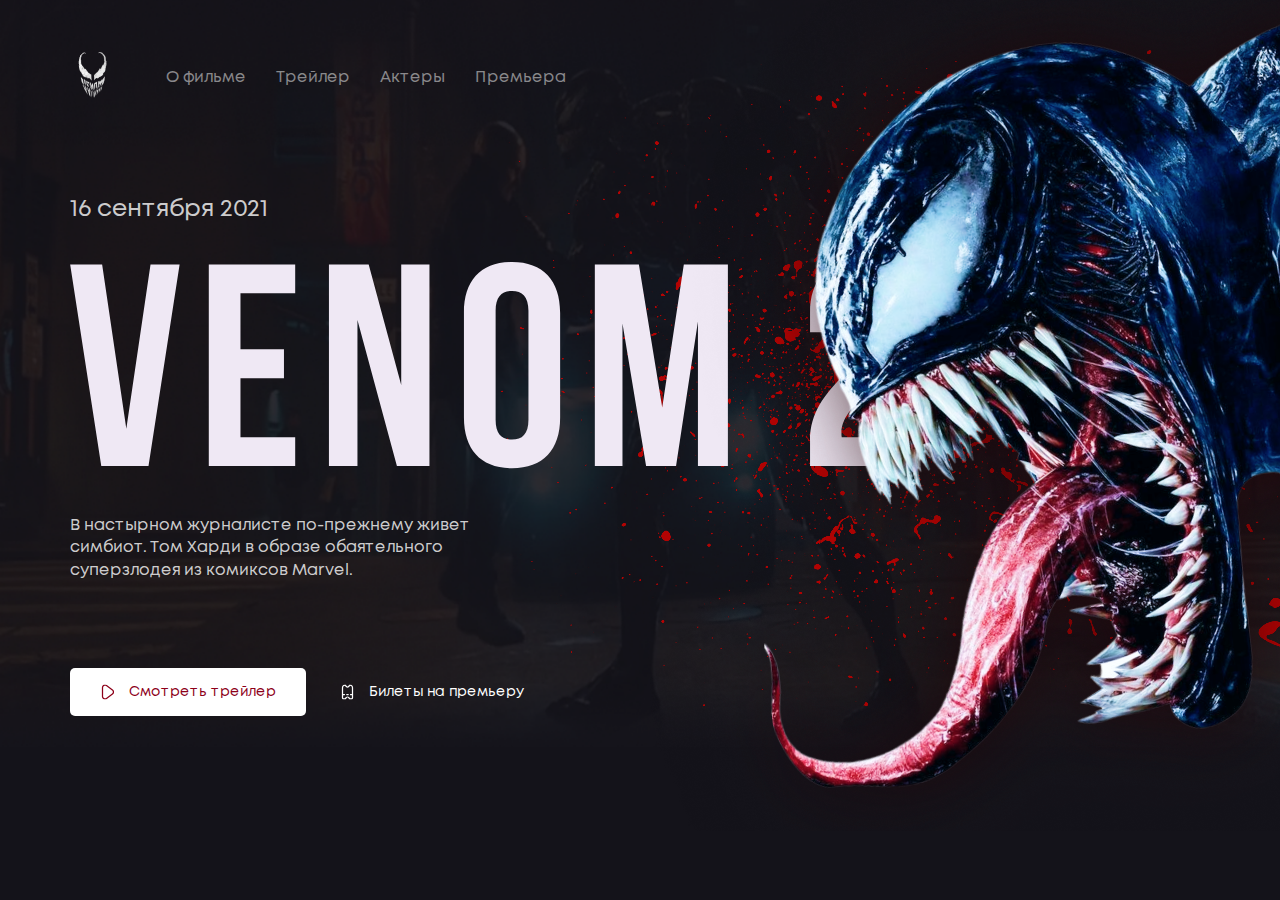
<file: index.html>
<!DOCTYPE html>
<html lang="ru">
<head>
    <meta charset="UTF-8">
    <meta http-equiv="X-UA-Compatible" content="IE=edge">
    <meta name="viewport" content="width=device-width, initial-scale=1.0">
    <link rel="stylesheet" href="assets/normalize.css">
    <link rel="stylesheet" href="assets/style.css">
    <title>Главная - Venom 2</title>
</head>
<body class="blood">
    <div class="container">
        <header class="header">
            <a href="index.html" class="logo-link">
                <img width="46" height="71" src="assets/images/logo/logo.png" alt="logo not find" class="logo-image">
            </a>
            <nav class="nav">
                <ul class="nav-menu">
                    <li class="nav-menu-item">
                        <a href="about.html" class="nav-menu-link">О фильме</a>
                    </li>
                    <li class="nav-menu-item">
                        <a href="#" class="nav-menu-link">Трейлер</a>
                    </li>
                    <li class="nav-menu-item">
                        <a href="#" class="nav-menu-link">Актеры</a>
                    </li>
                    <li class="nav-menu-item">
                        <a href="#" class="nav-menu-link">Премьера</a>
                    </li>
                </ul>
            </nav>
        </header>
    
    
        <!-- film block start -->
        <div class="film">
            <div class="film-text">
                <span class="film-date">16 сентября 2021</span>
                <img src="assets/images/logo/venom2.svg" alt="venom2" class="film-logo">
                <p class="film-description">
                    В настырном журналисте по-прежнему живет симбиот. Том Харди в образе обаятельного суперзлодея из комиксов Marvel.
                </p>
            </div>
            <!-- /.film-text -->
            <div class="button-group">
                <button class="button button-primary">
                    <img width="15" src="assets/images/play.svg" alt="" class="button-icon">
                    <span class="button-text">
                        Смотреть трейлер
                    </span>
                </button>
                <a href="#" class="button button-link">
                    <img width="15" src="assets/images/tiket.svg" alt="icon tiket" class="button-icon">
                    <span class="button-text">Билеты на премьеру</span>
                </a>
            </div>
        </div>
        <!-- film block end -->
    </div>
    <img src="assets/images/venom.png" alt="venom " class="venom">
</body>
</html>
</file>
<file: assets/style.css>
@font-face {
    font-family: 'Mont-regular';
    src: url(../assets/fonts/Mont-Regular.woff2);
}
@font-face {
    font-family: 'Mont-bold';
    src: url(../assets/fonts/Mont-Bold.woff2);
}
@font-face {
    font-family: 'Mont-light';
    src: url(../assets/fonts/Mont-light.woff2);
}


body{
    background-color: #14131A;
    color: #fff;
    font-family: 'Mont-regular';
}

.container{
    max-width: 1140px;
    margin: auto;
}

.header{
    display: flex;
    align-items: center;
    padding-top: 40px;
    margin-bottom: 80px;
}

.nav-menu{
    margin: 0;
    padding: 0;
    list-style: none;
    display: flex;
}
.nav-menu-item{
    margin-right: 30px;
}

.logo-link{
    display: inline-block;
    margin-right: 50px;
}
.nav-menu-link{
    text-decoration: none;
    color: rgba(255, 255, 255, 0.5);
}
.film-date{
    display: block;
    font-size: 24px;
    line-height: 28px;
    color: rgba(255, 255, 255, 0.8);
    margin-bottom: 38px;
}
.film-description{
    margin-top: 40px;
    max-width: 423px;
    font-weight: 600;
    font-size: 16px;
    line-height: 140%;
    color: rgba(255, 255, 255, 0.8);
}

.button-group{
    padding-top: 70px;
}

.button{
    padding: 15px 30px;
    border: none;
    border-radius: 5px;
    text-decoration: none;
    cursor: pointer;
}

.button-icon, .button-text{
    display: inline-block;
    vertical-align: middle;
}

.button-text{
    font-size: 14px;
    line-height: 16px;
    margin-left: 10px;
}

.button-primary{
    color: #8D0019;
    background-color: #fff;
}

.button-link{
    color: #fff;
}

.venom {
    position: absolute;
    top: 0;
    right: 0;
}

.blood{
    background: url(../assets/images/blood.png) no-repeat top right ,#14131A url(../assets/images/background.png) no-repeat center center / 100%;
}

.blood-about{
    background: #14131A url(../assets/images/background.png) no-repeat center center / 100%;
}

.content{
    display: flex;
}

.col{
    flex-basis: 50%;
}

.content-title{
    font-family: 'Mont-bold';
    font-style: normal;
    font-weight: 800;
    font-size: 36px;
    line-height: 46px;
    color: rgba(255, 255, 255, 0.8);
    margin-bottom: 17px;
}
.content-text{
    font-weight: 300;
    font-size: 16px;
    line-height: 140%;
    color: rgba(255, 255, 255, 0.8);
    max-width: 469px;
    margin-bottom: 30px;
}
.content-subtitle{
    font-family: 'Mont-bold';
    font-weight: 800;
    font-size: 20px;
    line-height: 140%;
    color: rgba(255, 255, 255, 0.8);
    margin-bottom: 15px;
    margin-top: 0px;
}
.content .list{
    list-style: none;
    padding: 0;
}

.list-item{
    line-height: 1.5;
    font-weight: 300;
    font-family: 'Mont-light';
    font-weight: 300;
}

.column-2 {
    -webkit-column-count: 2 ;
    -moz-column-count: 2;
    column-count: 2;
    column-gap: 20px;
    max-width: 350px;
}
.content .trailer{
    width: 356px;
    height: 205px;
    background: url(../assets/images/trailer-cover.jpg) no-repeat center / contain;
    border-radius: 10px;
    display: flex;
    align-items: center;
    justify-content: center;
    margin-top: 33px;
}
.trailer .play{
    width: 45px;
    height: 45px;
    border-radius: 50%;
    border: none;
    cursor: pointer;
}
.trailer .play-icon{
    transform: translate(0.5px, 2px);
}

.poster-wrapper{
    display: flex;
    align-items: start;
}
.poster{
    width: 362px;
    border-radius: 5px;
    margin-right: 30px;
}

.poster-wrapper .content-subtitle{
    margin-bottom: 5px;
}
.poster-wrapper .content-text{
    margin-bottom: 20px;
}
.poster-wrapper .list{
    margin: 0;
    margin-bottom: 20px;
}
</file>
